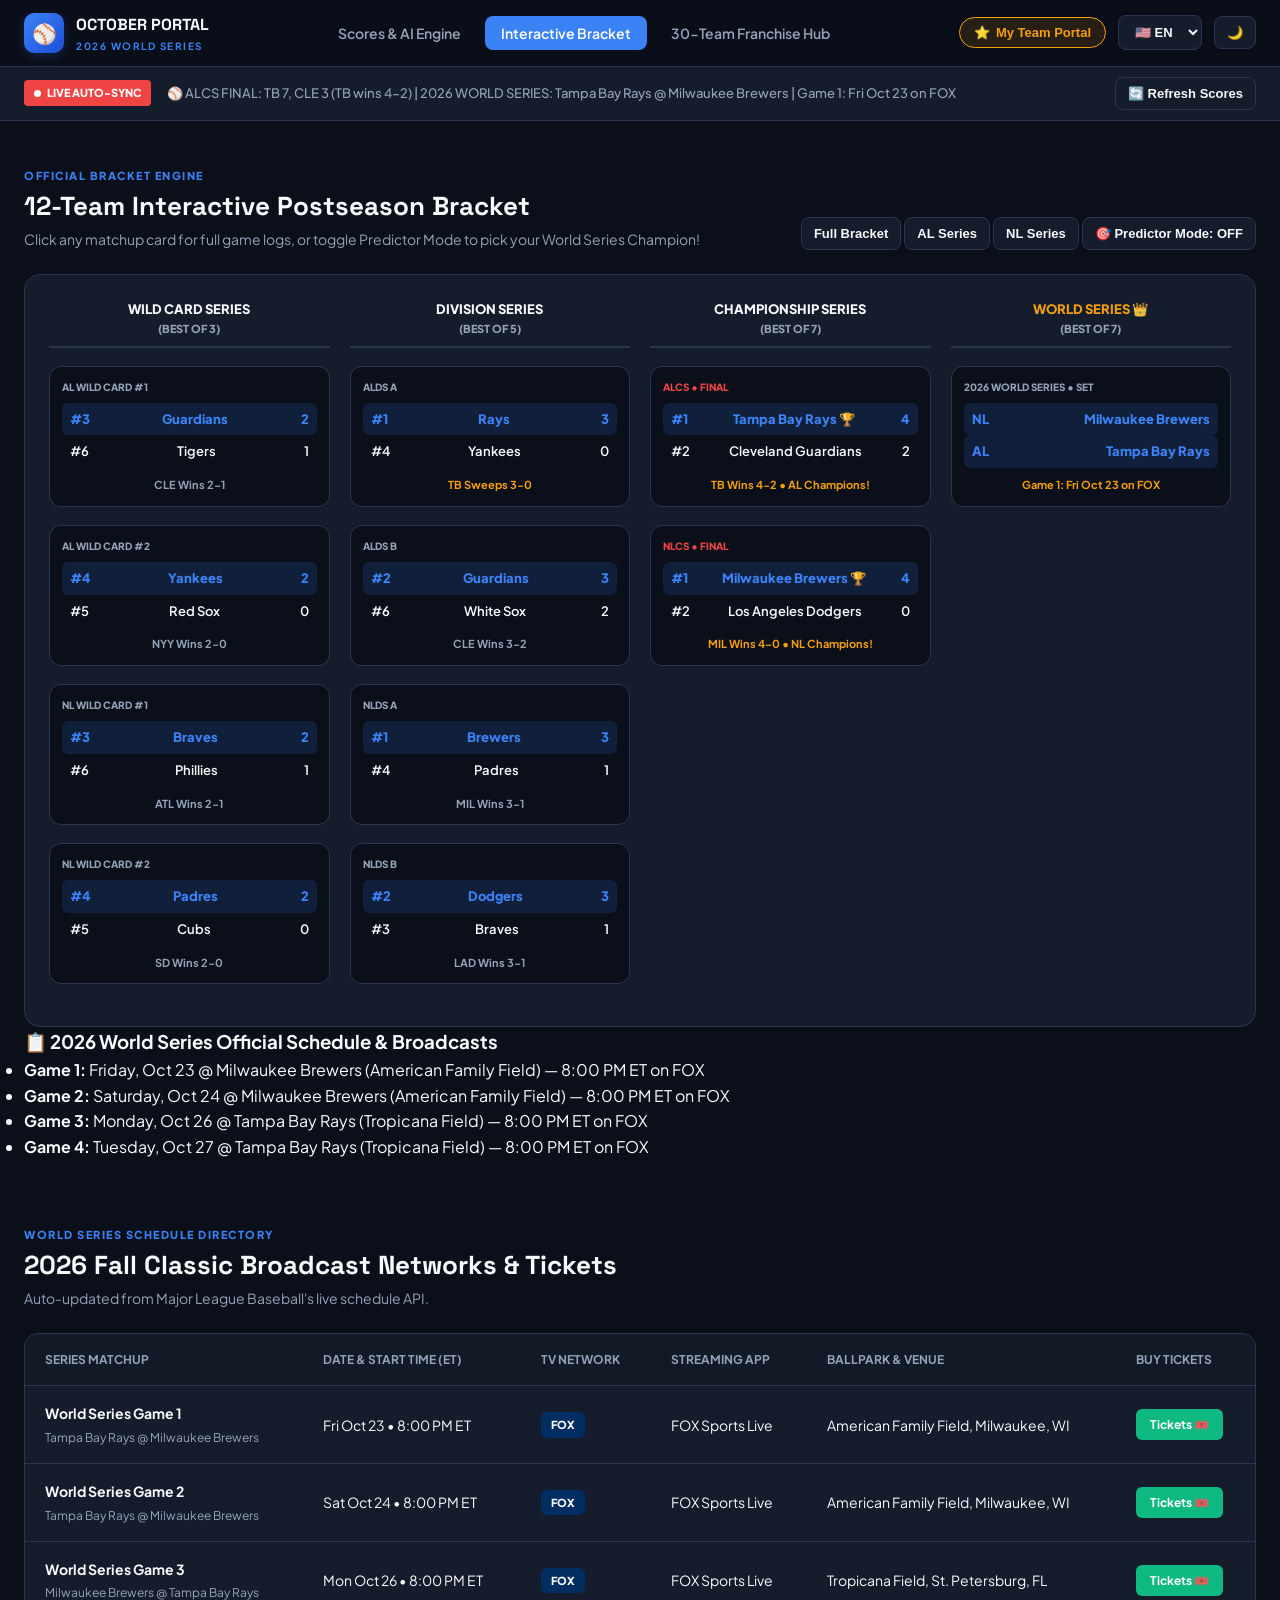
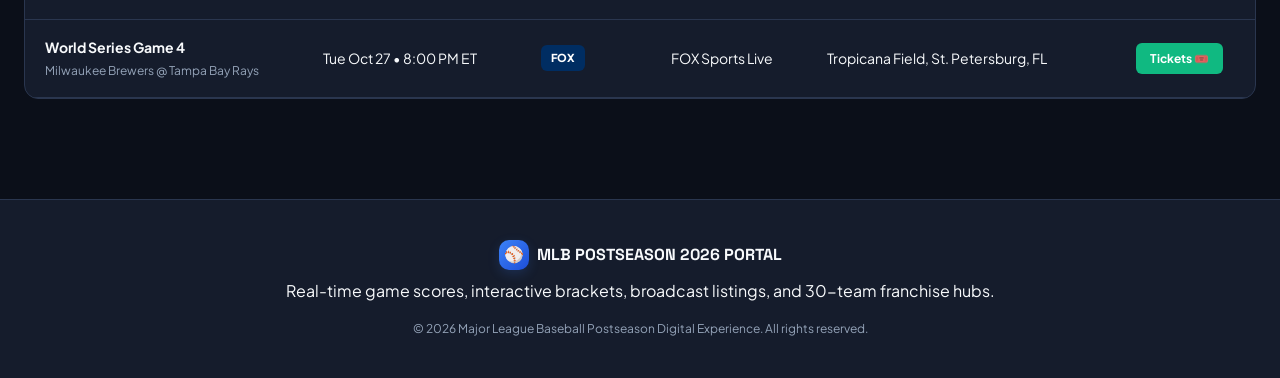
<file: bracket.html>
<!DOCTYPE html>
<html lang="en">
<head>
  <meta charset="UTF-8">
  <meta name="viewport" content="width=device-width, initial-scale=1.0">
  <title>MLB Postseason 2026 | Interactive Bracket & World Series Predictor</title>
  <link rel="stylesheet" href="styles.css">
  <link rel="preconnect" href="https://fonts.googleapis.com">
  <link rel="preconnect" href="https://fonts.gstatic.com" crossorigin>
  <link href="https://fonts.googleapis.com/css2?family=Plus+Jakarta+Sans:wght@400;500;600;700;800&family=Space+Grotesk:wght@700;800&display=swap" rel="stylesheet">
</head>
<body class="dark-mode">

  <header class="top-header">
    <nav class="navbar">
      <a href="index.html" class="brand-logo">
        <div class="logo-icon-bg">⚾</div>
        <div class="logo-text">
          <span class="logo-title">OCTOBER PORTAL</span>
          <span class="logo-sub">2026 WORLD SERIES</span>
        </div>
      </a>

      <ul class="nav-directory">
        <li><a href="index.html" class="nav-link" id="nav-home">Scores & AI Engine</a></li>
        <li><a href="bracket.html" class="nav-link active" id="nav-bracket">Interactive Bracket</a></li>
        <li><a href="teams.html" class="nav-link" id="nav-teams">30-Team Franchise Hub</a></li>
      </ul>

      <div class="header-controls">
        <button onclick="openFavoriteTeamPortal()" class="fav-quick-pill" id="fav-quick-btn">
          <span class="star-icon">⭐</span> <span id="fav-quick-label">My Team Portal</span>
        </button>
        <div class="select-wrapper">
          <select id="lang-select" class="custom-select" onchange="changeLanguage(this.value)">
            <option value="en">🇺🇸 EN</option>
            <option value="es">🇲🇽 ES</option>
            <option value="zh">🇨🇳 ZH</option>
          </select>
        </div>
        <button id="theme-toggle" class="icon-toggle-btn" onclick="toggleTheme()" aria-label="Toggle Theme">
          <span id="theme-icon">🌙</span>
        </button>
      </div>
    </nav>
  </header>

  <div class="ticker-bar">
    <div class="ticker-badge"><span class="pulse-dot"></span> LIVE AUTO-SYNC</div>
    <div class="ticker-content" id="ticker-content">
      <span>⚾ ALCS FINAL: Tampa Bay Rays win 4-2 vs Guardians! World Series Game 1: Fri Oct 23 on FOX</span>
    </div>
    <button onclick="fetchLiveMLBData()" class="sync-refresh-btn">🔄 Refresh Scores</button>
  </div>

  <main class="main-layout">

    <section id="full-bracket" class="content-section">
      <div class="section-heading">
        <div>
          <span class="heading-kicker">OFFICIAL BRACKET ENGINE</span>
          <h2 id="heading-bracket">12-Team Interactive Postseason Bracket</h2>
          <p class="section-subtitle" id="sub-bracket">Click any matchup card for full game logs, or toggle Predictor Mode to pick your World Series Champion!</p>
        </div>
        <div class="bracket-filter-btns">
          <button class="filter-tab active" onclick="filterBracket('all', event)">Full Bracket</button>
          <button class="filter-tab" onclick="filterBracket('al', event)">AL Series</button>
          <button class="filter-tab" onclick="filterBracket('nl', event)">NL Series</button>
          <button class="filter-tab predictor-tab" id="predictor-toggle-btn" onclick="togglePredictorMode()">🎯 Predictor Mode: OFF</button>
        </div>
      </div>

      <div id="predictor-status-banner" class="predictor-status-bar" style="display: none;">
        <span>🎯 <strong>PREDICTOR MODE ACTIVE:</strong> Click either the Rays or Brewers in the World Series card to declare your 2026 Champion!</span>
        <button onclick="resetPredictorPicks()" class="btn-reset-picks">Reset Picks 🔄</button>
      </div>

      <div class="bracket-wrapper">
        <div class="bracket-tree" id="bracket-tree">
          
          <!-- Wild Card Series -->
          <div class="bracket-column">
            <h3 class="round-header">Wild Card Series <span class="sub-head">(Best of 3)</span></h3>
            
            <div class="matchup-node" id="node-AL_WC1" onclick="handleNodeClick('AL_WC1', 'Guardians', event)">
              <div class="node-label">AL WILD CARD #1</div>
              <div class="node-team winner" onclick="pickTeamInNode('AL_WC1', 'Guardians', event)"><span class="seed">#3</span> <span class="team-name">Guardians</span> <span class="node-score">2</span></div>
              <div class="node-team" onclick="pickTeamInNode('AL_WC1', 'Tigers', event)"><span class="seed">#6</span> <span class="team-name">Tigers</span> <span class="node-score">1</span></div>
              <div class="node-status">CLE Wins 2-1</div>
            </div>

            <div class="matchup-node" id="node-AL_WC2" onclick="handleNodeClick('AL_WC2', 'Yankees', event)">
              <div class="node-label">AL WILD CARD #2</div>
              <div class="node-team winner" onclick="pickTeamInNode('AL_WC2', 'Yankees', event)"><span class="seed">#4</span> <span class="team-name">Yankees</span> <span class="node-score">2</span></div>
              <div class="node-team" onclick="pickTeamInNode('AL_WC2', 'Red Sox', event)"><span class="seed">#5</span> <span class="team-name">Red Sox</span> <span class="node-score">0</span></div>
              <div class="node-status">NYY Wins 2-0</div>
            </div>

            <div class="matchup-node" id="node-NL_WC1" onclick="handleNodeClick('NL_WC1', 'Braves', event)">
              <div class="node-label">NL WILD CARD #1</div>
              <div class="node-team winner" onclick="pickTeamInNode('NL_WC1', 'Braves', event)"><span class="seed">#3</span> <span class="team-name">Braves</span> <span class="node-score">2</span></div>
              <div class="node-team" onclick="pickTeamInNode('NL_WC1', 'Phillies', event)"><span class="seed">#6</span> <span class="team-name">Phillies</span> <span class="node-score">1</span></div>
              <div class="node-status">ATL Wins 2-1</div>
            </div>

            <div class="matchup-node" id="node-NL_WC2" onclick="handleNodeClick('NL_WC2', 'Padres', event)">
              <div class="node-label">NL WILD CARD #2</div>
              <div class="node-team winner" onclick="pickTeamInNode('NL_WC2', 'Padres', event)"><span class="seed">#4</span> <span class="team-name">Padres</span> <span class="node-score">2</span></div>
              <div class="node-team" onclick="pickTeamInNode('NL_WC2', 'Cubs', event)"><span class="seed">#5</span> <span class="team-name">Cubs</span> <span class="node-score">0</span></div>
              <div class="node-status">SD Wins 2-0</div>
            </div>
          </div>

          <!-- Division Series -->
          <div class="bracket-column">
            <h3 class="round-header">Division Series <span class="sub-head">(Best of 5)</span></h3>

            <div class="matchup-node" id="node-ALDS1" onclick="handleNodeClick('ALDS1', 'Rays', event)">
              <div class="node-label">ALDS A</div>
              <div class="node-team winner" onclick="pickTeamInNode('ALDS1', 'Rays', event)"><span class="seed">#1</span> <span class="team-name">Rays</span> <span class="node-score">3</span></div>
              <div class="node-team" onclick="pickTeamInNode('ALDS1', 'Yankees', event)"><span class="seed">#4</span> <span class="team-name">Yankees</span> <span class="node-score">0</span></div>
              <div class="node-status gold">TB Sweeps 3-0</div>
            </div>

            <div class="matchup-node" id="node-ALDS2" onclick="handleNodeClick('ALDS2', 'Guardians', event)">
              <div class="node-label">ALDS B</div>
              <div class="node-team winner" onclick="pickTeamInNode('ALDS2', 'Guardians', event)"><span class="seed">#2</span> <span class="team-name">Guardians</span> <span class="node-score">3</span></div>
              <div class="node-team" onclick="pickTeamInNode('ALDS2', 'White Sox', event)"><span class="seed">#6</span> <span class="team-name">White Sox</span> <span class="node-score">2</span></div>
              <div class="node-status">CLE Wins 3-2</div>
            </div>

            <div class="matchup-node" id="node-NLDS1" onclick="handleNodeClick('NLDS1', 'Brewers', event)">
              <div class="node-label">NLDS A</div>
              <div class="node-team winner" onclick="pickTeamInNode('NLDS1', 'Brewers', event)"><span class="seed">#1</span> <span class="team-name">Brewers</span> <span class="node-score">3</span></div>
              <div class="node-team" onclick="pickTeamInNode('NLDS1', 'Padres', event)"><span class="seed">#4</span> <span class="team-name">Padres</span> <span class="node-score">1</span></div>
              <div class="node-status">MIL Wins 3-1</div>
            </div>

            <div class="matchup-node" id="node-NLDS2" onclick="handleNodeClick('NLDS2', 'Dodgers', event)">
              <div class="node-label">NLDS B</div>
              <div class="node-team winner" onclick="pickTeamInNode('NLDS2', 'Dodgers', event)"><span class="seed">#2</span> <span class="team-name">Dodgers</span> <span class="node-score">3</span></div>
              <div class="node-team" onclick="pickTeamInNode('NLDS2', 'Braves', event)"><span class="seed">#3</span> <span class="team-name">Braves</span> <span class="node-score">1</span></div>
              <div class="node-status">LAD Wins 3-1</div>
            </div>
          </div>

          <!-- Championship Series -->
          <div class="bracket-column">
            <h3 class="round-header">Championship Series <span class="sub-head">(Best of 7)</span></h3>

            <div class="matchup-node active-series" id="node-ALCS" onclick="handleNodeClick('ALCS', 'Rays', event)">
              <div class="node-label live-label">ALCS • FINAL</div>
              <div class="node-team winner" onclick="pickTeamInNode('ALCS', 'Tampa Bay Rays', event)"><span class="seed">#1</span> <span class="team-name">Tampa Bay Rays 🏆</span> <span class="node-score">4</span></div>
              <div class="node-team" onclick="pickTeamInNode('ALCS', 'Cleveland Guardians', event)"><span class="seed">#2</span> <span class="team-name">Cleveland Guardians</span> <span class="node-score">2</span></div>
              <div class="node-status gold" id="alcs-status-text">TB Wins 4-2 • AL Champions!</div>
            </div>

            <div class="matchup-node active-series" id="node-NLCS" onclick="handleNodeClick('NLCS', 'Brewers', event)">
              <div class="node-label live-label">NLCS • FINAL</div>
              <div class="node-team winner" onclick="pickTeamInNode('NLCS', 'Milwaukee Brewers', event)"><span class="seed">#1</span> <span class="team-name">Milwaukee Brewers 🏆</span> <span class="node-score">4</span></div>
              <div class="node-team" onclick="pickTeamInNode('NLCS', 'Los Angeles Dodgers', event)"><span class="seed">#2</span> <span class="team-name">Los Angeles Dodgers</span> <span class="node-score">0</span></div>
              <div class="node-status gold" id="nlcs-status-text">MIL Wins 4-0 • NL Champions!</div>
            </div>
          </div>

          <!-- World Series -->
          <div class="bracket-column">
            <h3 class="round-header gold-header">World Series 👑 <span class="sub-head">(Best of 7)</span></h3>

            <div class="matchup-node ws-card active-series" id="node-WS" onclick="handleNodeClick('WS', 'World Series', event)">
              <div class="node-label ws-label">2026 WORLD SERIES • SET</div>
              <div class="node-team winner" onclick="pickTeamInNode('WS', 'Milwaukee Brewers', event)"><span class="seed">NL</span> <span class="team-name">Milwaukee Brewers</span></div>
              <div class="node-team winner" onclick="pickTeamInNode('WS', 'Tampa Bay Rays', event)"><span class="seed">AL</span> <span class="team-name" id="pred-al-champ">Tampa Bay Rays</span></div>
              <div class="node-status gold" id="ws-node-status">Game 1: Fri Oct 23 on FOX</div>
            </div>

            <div id="champ-crown-box" class="champ-crown-box" style="display:none;">
              <span class="crown-icon">👑</span>
              <span class="champ-title">YOUR PREDICTED CHAMPION:</span>
              <strong id="champ-team-name" class="champ-name">Milwaukee Brewers</strong>
            </div>
          </div>

        </div>
      </div>

      <div class="info-card-box">
        <h3>📋 2026 World Series Official Schedule & Broadcasts</h3>
        <ul class="styled-info-list">
          <li><strong>Game 1:</strong> Friday, Oct 23 @ Milwaukee Brewers (American Family Field) — 8:00 PM ET on FOX</li>
          <li><strong>Game 2:</strong> Saturday, Oct 24 @ Milwaukee Brewers (American Family Field) — 8:00 PM ET on FOX</li>
          <li><strong>Game 3:</strong> Monday, Oct 26 @ Tampa Bay Rays (Tropicana Field) — 8:00 PM ET on FOX</li>
          <li><strong>Game 4:</strong> Tuesday, Oct 27 @ Tampa Bay Rays (Tropicana Field) — 8:00 PM ET on FOX</li>
        </ul>
      </div>
    </section>

    <!-- Broadcast Schedule -->
    <section id="broadcast-schedule" class="content-section">
      <div class="section-heading">
        <div>
          <span class="heading-kicker">WORLD SERIES SCHEDULE DIRECTORY</span>
          <h2 id="heading-schedule">2026 Fall Classic Broadcast Networks & Tickets</h2>
          <p class="section-subtitle" id="sub-schedule">Auto-updated from Major League Baseball's live schedule API.</p>
        </div>
      </div>

      <div class="table-card-wrapper">
        <table class="schedule-table">
          <thead>
            <tr>
              <th>Series Matchup</th>
              <th>Date & Start Time (ET)</th>
              <th>TV Network</th>
              <th>Streaming App</th>
              <th>Ballpark & Venue</th>
              <th>Buy Tickets</th>
            </tr>
          </thead>
          <tbody id="schedule-body">
            <!-- Populated dynamically via script.js -->
          </tbody>
        </table>
      </div>
    </section>

  </main>

  <div id="matchup-modal" class="modal-backdrop" onclick="closeMatchupModal(event)">
    <div class="modal-card">
      <button class="modal-close-btn" onclick="closeMatchupModalDirect()">&times;</button>
      <div id="modal-content"></div>
    </div>
  </div>

  <footer>
    <div class="footer-container">
      <div class="footer-brand">
        <span class="logo-icon-bg sm">⚾</span>
        <span>MLB POSTSEASON 2026 PORTAL</span>
      </div>
      <p>Real-time game scores, interactive brackets, broadcast listings, and 30-team franchise hubs.</p>
      <div class="footer-copy">&copy; 2026 Major League Baseball Postseason Digital Experience. All rights reserved.</div>
    </div>
  </footer>

  <script src="script.js"></script>
</body>
</html>
</file>
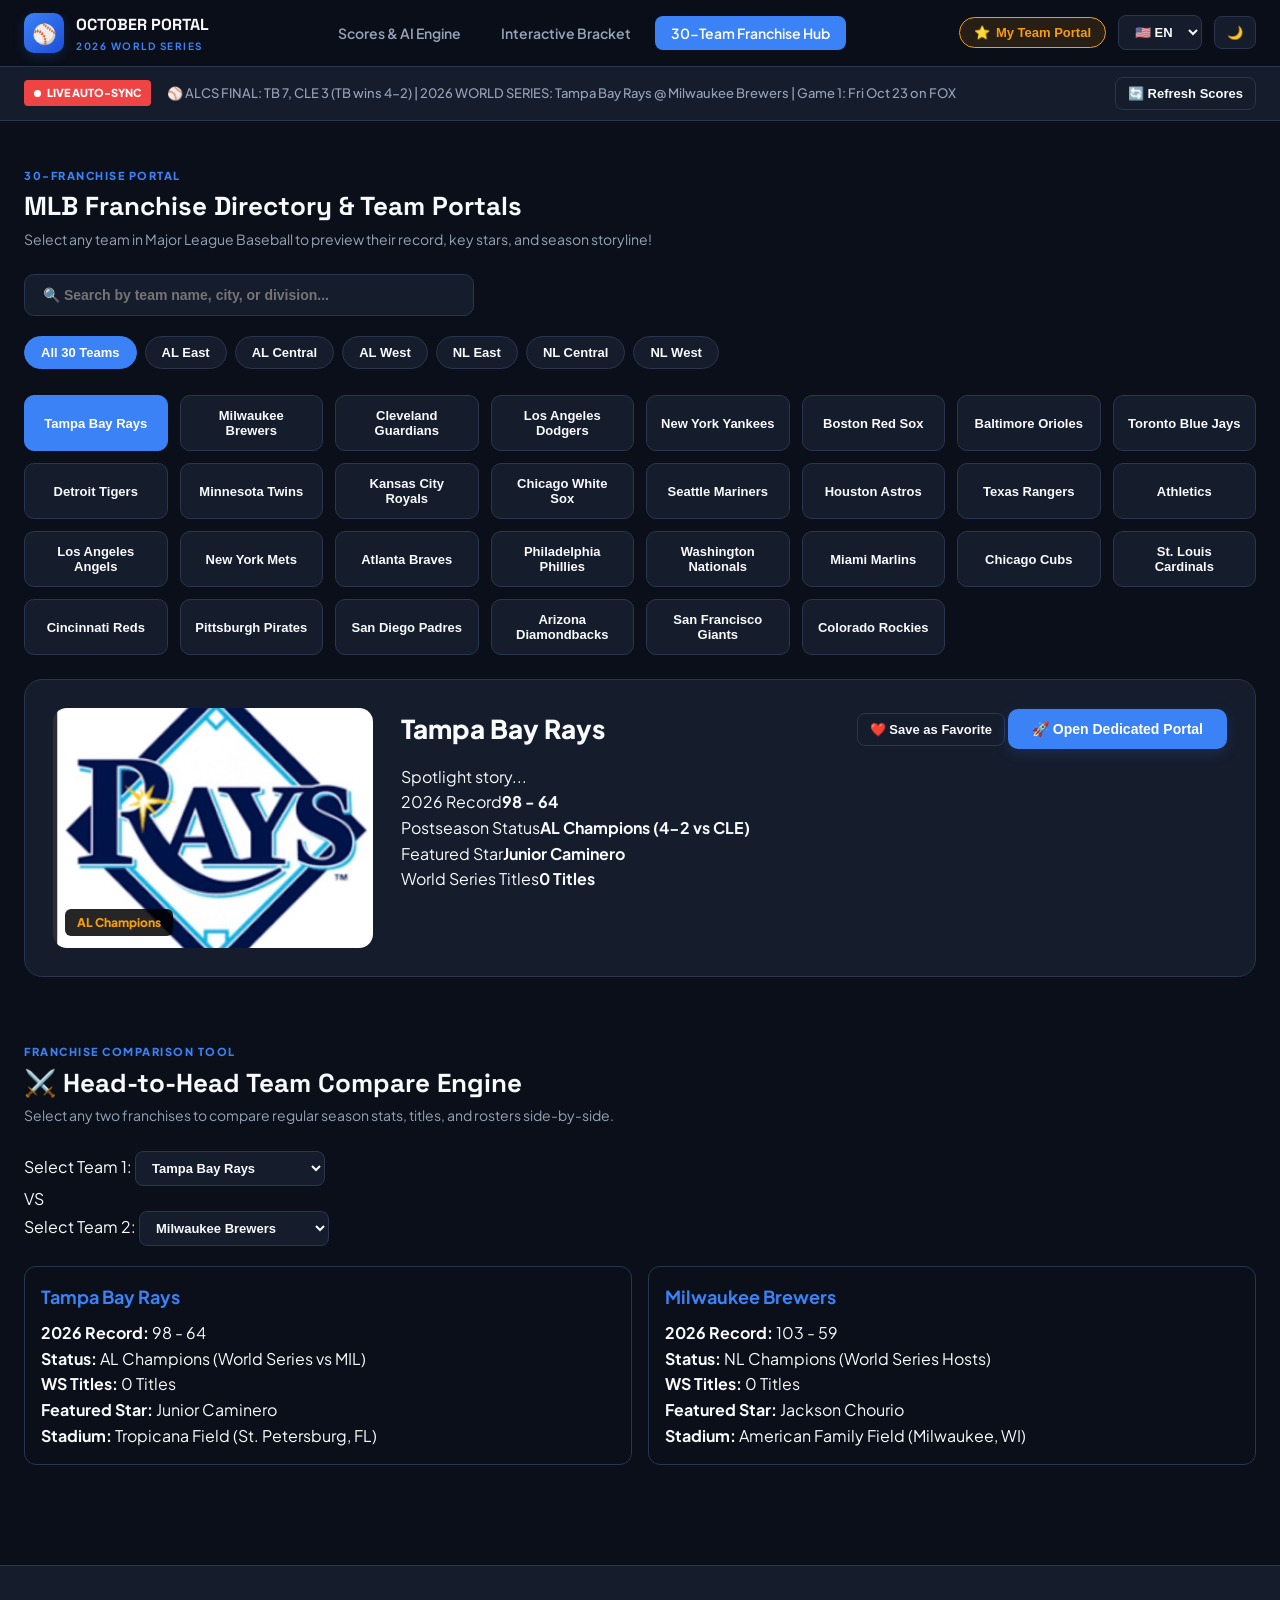
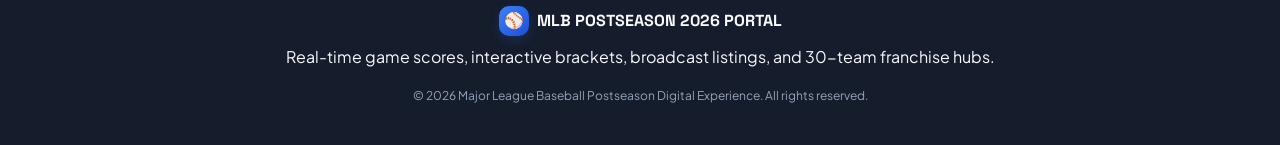
<file: teams.html>
<!DOCTYPE html>
<html lang="en">
<head>
  <meta charset="UTF-8">
  <meta name="viewport" content="width=device-width, initial-scale=1.0">
  <title>MLB Postseason 2026 | 30-Team Franchise Hub & Compare Tool</title>
  <link rel="stylesheet" href="styles.css">
  <link rel="preconnect" href="https://fonts.googleapis.com">
  <link rel="preconnect" href="https://fonts.gstatic.com" crossorigin>
  <link href="https://fonts.googleapis.com/css2?family=Plus+Jakarta+Sans:wght@400;500;600;700;800&family=Space+Grotesk:wght@700;800&display=swap" rel="stylesheet">
</head>
<body class="dark-mode">

  <header class="top-header">
    <nav class="navbar">
      <a href="index.html" class="brand-logo">
        <div class="logo-icon-bg">⚾</div>
        <div class="logo-text">
          <span class="logo-title">OCTOBER PORTAL</span>
          <span class="logo-sub">2026 WORLD SERIES</span>
        </div>
      </a>

      <ul class="nav-directory" id="main-nav-links">
        <li><a href="index.html" class="nav-link" id="nav-home">Scores & AI Engine</a></li>
        <li><a href="bracket.html" class="nav-link" id="nav-bracket">Interactive Bracket</a></li>
        <li><a href="teams.html" class="nav-link active" id="nav-teams">30-Team Franchise Hub</a></li>
      </ul>

      <div class="header-controls">
        <button onclick="openFavoriteTeamPortal()" class="fav-quick-pill" id="fav-quick-btn">
          <span class="star-icon">⭐</span> <span id="fav-quick-label">My Team Portal</span>
        </button>
        <div class="select-wrapper">
          <select id="lang-select" class="custom-select" onchange="changeLanguage(this.value)">
            <option value="en">🇺🇸 EN</option>
            <option value="es">🇲🇽 ES</option>
            <option value="zh">🇨🇳 ZH</option>
          </select>
        </div>
        <button id="theme-toggle" class="icon-toggle-btn" onclick="toggleTheme()" aria-label="Toggle Theme">
          <span id="theme-icon">🌙</span>
        </button>
      </div>
    </nav>
  </header>

  <div class="ticker-bar">
    <div class="ticker-badge"><span class="pulse-dot"></span> LIVE AUTO-SYNC</div>
    <div class="ticker-content" id="ticker-content">
      <span>⚾ ALCS Champions: Tampa Bay Rays! World Series Game 1: Fri Oct 23 @ Milwaukee Brewers</span>
    </div>
    <button onclick="fetchLiveMLBData()" class="sync-refresh-btn">🔄 Refresh Scores</button>
  </div>

  <div id="main-teams-hub">
    <main class="main-layout">
      
      <section id="team-spotlight" class="content-section">
        <div class="section-heading">
          <div>
            <span class="heading-kicker">30-FRANCHISE PORTAL</span>
            <h2 id="heading-teams">MLB Franchise Directory & Team Portals</h2>
            <p class="section-subtitle" id="sub-teams">Select any team in Major League Baseball to preview their record, key stars, and season storyline!</p>
          </div>
        </div>

        <div class="search-box-wrapper" style="margin-bottom: 20px;">
          <input type="text" id="team-search-input" placeholder="🔍 Search by team name, city, or division..." onkeyup="searchTeams(this.value)" class="search-input-field">
        </div>

        <div class="division-tab-bar">
          <button class="div-tab-btn active" onclick="filterTeamsByDivision('ALL', event)">All 30 Teams</button>
          <button class="div-tab-btn" onclick="filterTeamsByDivision('AL_EAST', event)">AL East</button>
          <button class="div-tab-btn" onclick="filterTeamsByDivision('AL_CENTRAL', event)">AL Central</button>
          <button class="div-tab-btn" onclick="filterTeamsByDivision('AL_WEST', event)">AL West</button>
          <button class="div-tab-btn" onclick="filterTeamsByDivision('NL_EAST', event)">NL East</button>
          <button class="div-tab-btn" onclick="filterTeamsByDivision('NL_CENTRAL', event)">NL Central</button>
          <button class="div-tab-btn" onclick="filterTeamsByDivision('NL_WEST', event)">NL West</button>
        </div>

        <div class="team-grid-picker" id="team-picker-grid"></div>

        <div class="spotlight-card" id="team-spotlight-card">
          <div class="spotlight-media">
            <img id="spotlight-img" src="rays.jpg" alt="Team Spotlight" class="spotlight-img-obj" onerror="handleImageError(this, 'LIGHTS');">
            <div class="spotlight-media-badge" id="spotlight-badge">AL Champions</div>
          </div>
          <div class="spotlight-body">
            <div class="spotlight-header">
              <h3 id="spotlight-title">Tampa Bay Rays</h3>
              <div class="spotlight-action-row">
                <button onclick="setFavoriteTeam()" class="btn-fav-heart" id="fav-btn">❤️ Save as Favorite</button>
                <button onclick="launchDedicatedPortal()" class="btn btn-primary btn-sm">🚀 Open Dedicated Portal</button>
              </div>
            </div>
            <p class="spotlight-description" id="spotlight-desc">
              Spotlight story...
            </p>
            <div class="spotlight-stats-grid">
              <div class="stat-pill-box"><span class="stat-lbl">2026 Record</span><strong class="stat-val" id="spotlight-rec">98 - 64</strong></div>
              <div class="stat-pill-box"><span class="stat-lbl">Postseason Status</span><strong class="stat-val" id="spotlight-pos">AL Champions (4-2 vs CLE)</strong></div>
              <div class="stat-pill-box"><span class="stat-lbl">Featured Star</span><strong class="stat-val" id="spotlight-star">Junior Caminero</strong></div>
              <div class="stat-pill-box"><span class="stat-lbl">World Series Titles</span><strong class="stat-val" id="spotlight-ws">0 Titles</strong></div>
            </div>
          </div>
        </div>
      </section>

      <!-- Head-to-Head Compare Engine -->
      <section id="compare-section" class="content-section">
        <div class="section-heading">
          <div>
            <span class="heading-kicker">FRANCHISE COMPARISON TOOL</span>
            <h2>⚔️ Head-to-Head Team Compare Engine</h2>
            <p class="section-subtitle">Select any two franchises to compare regular season stats, titles, and rosters side-by-side.</p>
          </div>
        </div>

        <div class="card-box">
          <div class="compare-selectors">
            <div class="select-wrapper">
              <label>Select Team 1:</label>
              <select id="compare-select-1" class="custom-select" onchange="runTeamComparison()"></select>
            </div>
            <div class="vs-badge-circle">VS</div>
            <div class="select-wrapper">
              <label>Select Team 2:</label>
              <select id="compare-select-2" class="custom-select" onchange="runTeamComparison()"></select>
            </div>
          </div>

          <div id="compare-result-box" style="margin-top:20px;"></div>
        </div>
      </section>

    </main>
  </div>

  <!-- Dedicated Team Portal View -->
  <div id="dedicated-team-portal" style="display: none;">
    <div class="portal-header-banner" id="portal-banner">
      <div class="portal-container">
        <button onclick="showTeamsHub()" class="back-link-btn">← Back to 30-Team Directory</button>
        <div class="portal-identity-row">
          <div class="portal-logo-circle">⚾</div>
          <div class="portal-titles">
            <div class="portal-badge-group">
              <span class="pill-badge gold" id="portal-badge">#1 Seed</span>
              <span class="pill-badge outline" id="portal-div-name">AL East</span>
            </div>
            <h1 id="portal-team-name">Tampa Bay Rays</h1>
            <p id="portal-tagline" class="portal-sub">Official 2026 World Series Hub</p>
          </div>
        </div>
        <div class="portal-actions">
          <button onclick="setFavoriteTeam()" class="btn btn-secondary" id="portal-fav-btn">❤️ Set as Favorite Team</button>
          <a id="portal-official-btn" href="#" target="_blank" class="btn btn-primary">Official MLB Site ↗</a>
        </div>
      </div>
    </div>

    <div class="main-layout">
      <div class="portal-subnav-tabs">
        <button class="portal-tab-btn active" onclick="switchPortalTab('overview', event)">📊 Overview & Storyline</button>
        <button class="portal-tab-btn" onclick="switchPortalTab('schedule', event)">📅 Schedule & Game Logs</button>
        <button class="portal-tab-btn" onclick="switchPortalTab('roster', event)">⭐ Key Stars & Roster</button>
        <button class="portal-tab-btn" onclick="switchPortalTab('news', event)">📰 Team Coverage</button>
      </div>

      <div id="ptab-overview" class="portal-tab-content active">
        <div class="portal-grid-2col">
          <div class="card-box">
            <h3>📖 2026 Season Storyline</h3>
            <p id="portal-full-desc" class="body-p">Team storyline details...</p>

            <div class="spotlight-stats-grid" style="margin-top:20px;">
              <div class="stat-pill-box"><span class="stat-lbl">2026 Record</span><strong class="stat-val" id="ptab-rec">98 - 64</strong></div>
              <div class="stat-pill-box"><span class="stat-lbl">Featured Star</span><strong class="stat-val" id="ptab-star">Junior Caminero</strong></div>
              <div class="stat-pill-box"><span class="stat-lbl">Postseason Status</span><strong class="stat-val" id="ptab-status">AL Champions</strong></div>
              <div class="stat-pill-box"><span class="stat-lbl">World Series Titles</span><strong class="stat-val" id="ptab-ws-titles">0 Titles</strong></div>
            </div>
          </div>

          <div class="card-box">
            <h3>🏆 Franchise Achievements</h3>
            <ul class="honors-data-list">
              <li><span>World Series Titles:</span> <strong id="ptab-ws-titles-side">0</strong></li>
              <li><span>League Pennants:</span> <strong id="ptab-pennants">3 (2008, 2020, 2026)</strong></li>
              <li><span>Division Titles:</span> <strong id="ptab-div-titles">5</strong></li>
              <li><span>Home Ballpark:</span> <strong id="ptab-stadium">Tropicana Field</strong></li>
            </ul>
          </div>
        </div>
      </div>

      <div id="ptab-schedule" class="portal-tab-content">
        <div class="card-box">
          <h3>⚾ 2026 Postseason & Game Log</h3>
          <div class="table-card-wrapper" style="margin-top:15px;">
            <table class="schedule-table">
              <thead>
                <tr>
                  <th>Game</th>
                  <th>Opponent</th>
                  <th>Result</th>
                  <th>Score</th>
                  <th>Broadcast / Tickets</th>
                </tr>
              </thead>
              <tbody id="portal-gamelog-body"></tbody>
            </table>
          </div>
        </div>
      </div>

      <div id="ptab-roster" class="portal-tab-content">
        <div class="card-box">
          <h3>⭐ Key Players & Roster Anchors</h3>
          <div class="roster-card-grid" id="portal-roster-grid"></div>
        </div>
      </div>

      <div id="ptab-news" class="portal-tab-content">
        <div class="news-masonry" id="portal-news-grid"></div>
      </div>

    </div>
  </div>

  <footer>
    <div class="footer-container">
      <div class="footer-brand">
        <span class="logo-icon-bg sm">⚾</span>
        <span>MLB POSTSEASON 2026 PORTAL</span>
      </div>
      <p>Real-time game scores, interactive brackets, broadcast listings, and 30-team franchise hubs.</p>
      <div class="footer-copy">&copy; 2026 Major League Baseball Postseason Digital Experience. All rights reserved.</div>
    </div>
  </footer>

  <script src="script.js"></script>
</body>
</html>
</file>
<file: styles.css>
:root {
  --bg-dark: #0b0f19;
  --bg-surface: #151c2c;
  --bg-surface-hover: #1e293b;
  --border-color: #2a364f;
  --text-main: #f8fafc;
  --text-muted: #94a3b8;
  
  --primary-blue: #3b82f6;
  --primary-blue-hover: #2563eb;
  --accent-gold: #f59e0b;
  --accent-green: #10b981;
  --accent-red: #ef4444;
  
  --header-bg: rgba(11, 15, 25, 0.92);
  --shadow-glow: rgba(59, 130, 246, 0.18);

  --team-theme-primary: #092c5c;
  --team-theme-accent: #00a3e0;
}

body.light-mode {
  --bg-dark: #f8fafc;
  --bg-surface: #ffffff;
  --bg-surface-hover: #f1f5f9;
  --border-color: #cbd5e1;
  --text-main: #0f172a;
  --text-muted: #64748b;
  --primary-blue: #2563eb;
  --primary-blue-hover: #1d4ed8;
  --accent-gold: #d97706;
  --accent-green: #059669;
  --accent-red: #dc2626;
  --header-bg: rgba(255, 255, 255, 0.94);
  --shadow-glow: rgba(0, 0, 0, 0.06);
}

* { box-sizing: border-box; margin: 0; padding: 0; }
html { scroll-behavior: smooth; font-family: 'Plus Jakarta Sans', sans-serif; }
body { background-color: var(--bg-dark); color: var(--text-main); line-height: 1.6; transition: background-color 0.3s, color 0.3s; }
a, a:visited, a:hover, a:active { color: inherit; text-decoration: none; }

.top-header { position: sticky; top: 0; z-index: 1000; background-color: var(--header-bg); backdrop-filter: blur(14px); border-bottom: 1px solid var(--border-color); }
.navbar { max-width: 1280px; margin: 0 auto; padding: 12px 24px; display: flex; justify-content: space-between; align-items: center; gap: 20px; }
.brand-logo { display: flex; align-items: center; gap: 12px; }
.logo-icon-bg { width: 40px; height: 40px; background: linear-gradient(135deg, var(--primary-blue), #1d4ed8); border-radius: 10px; display: flex; justify-content: center; align-items: center; font-size: 20px; box-shadow: 0 4px 12px var(--shadow-glow); }
.logo-icon-bg.sm { width: 30px; height: 30px; font-size: 16px; }
.logo-text { display: flex; flex-direction: column; }
.logo-title { font-family: 'Space Grotesk', sans-serif; font-size: 16px; font-weight: 800; }
.logo-sub { font-size: 10px; font-weight: 700; color: var(--primary-blue); letter-spacing: 1.5px; }
.nav-directory { display: flex; list-style: none; gap: 8px; }
.nav-link { padding: 8px 16px; border-radius: 8px; font-size: 14px; font-weight: 600; color: var(--text-muted); transition: all 0.2s; }
.nav-link:hover { color: var(--text-main); background-color: var(--bg-surface-hover); }
.nav-link.active { background-color: var(--primary-blue); color: #ffffff; }
.header-controls { display: flex; align-items: center; gap: 12px; }
.fav-quick-pill { background-color: rgba(245, 158, 11, 0.12); color: var(--accent-gold); border: 1px solid var(--accent-gold); padding: 7px 14px; border-radius: 20px; font-size: 13px; font-weight: 700; cursor: pointer; display: flex; align-items: center; gap: 6px; }

.custom-select, select, button { background-color: var(--bg-surface); color: var(--text-main); border: 1px solid var(--border-color); padding: 8px 12px; border-radius: 8px; font-size: 13px; font-weight: 600; cursor: pointer; outline: none; }
button:hover, select:hover { border-color: var(--primary-blue); }

.ticker-bar { background-color: var(--bg-surface); border-bottom: 1px solid var(--border-color); padding: 10px 24px; display: flex; align-items: center; gap: 16px; font-size: 13px; }
.ticker-badge { background-color: var(--accent-red); color: #ffffff; font-weight: 800; font-size: 11px; padding: 4px 10px; border-radius: 4px; display: flex; align-items: center; gap: 6px; }
.pulse-dot { width: 7px; height: 7px; background-color: #ffffff; border-radius: 50%; animation: pulse-animation 1.5s infinite; }
.pulse-dot.green { background-color: var(--accent-green); }
@keyframes pulse-animation { 0% { opacity: 1; transform: scale(0.9); } 50% { opacity: 0.4; transform: scale(1.1); } 100% { opacity: 1; transform: scale(0.9); } }
.ticker-content { flex: 1; overflow: hidden; white-space: nowrap; color: var(--text-muted); font-weight: 500; }

.hero-section { position: relative; background: linear-gradient(135deg, #0f172a 0%, #1e3a8a 50%, #2563eb 100%); padding: 70px 24px; text-align: center; color: #ffffff; }
.hero-container { max-width: 820px; margin: 0 auto; }
.hero-tag-pill { display: inline-flex; align-items: center; gap: 10px; background-color: rgba(0, 0, 0, 0.45); border: 1px solid var(--accent-gold); color: #ffffff; font-size: 13px; font-weight: 700; padding: 8px 20px; border-radius: 30px; margin-bottom: 20px; }
.hero-tag-pill strong { color: var(--accent-gold); font-family: 'Space Grotesk', monospace; font-size: 15px; }
.hero-title { font-family: 'Space Grotesk', sans-serif; font-size: 42px; font-weight: 800; margin-bottom: 16px; }
.hero-description { font-size: 17px; opacity: 0.9; margin-bottom: 28px; }
.hero-btn-group { display: flex; justify-content: center; gap: 16px; flex-wrap: wrap; }

.btn { display: inline-flex; align-items: center; justify-content: center; padding: 12px 24px; border-radius: 10px; font-size: 14px; font-weight: 700; cursor: pointer; border: none; transition: transform 0.2s; }
.btn:hover { transform: translateY(-2px); }
.btn-primary { background-color: var(--primary-blue); color: #ffffff; box-shadow: 0 4px 14px var(--shadow-glow); }
.btn-secondary { background-color: rgba(255, 255, 255, 0.12); color: #ffffff; border: 1px solid rgba(255, 255, 255, 0.3); }

.ai-overview-grid { display: grid; grid-template-columns: 1.6fr 1fr; gap: 20px; }
@media (max-width: 850px) { .ai-overview-grid { grid-template-columns: 1fr; } }
.ai-card { background-color: var(--bg-surface); border: 1px solid var(--border-color); border-radius: 16px; padding: 24px; }
.ai-badge { background-color: var(--accent-gold); color: #000; font-size: 10px; font-weight: 900; padding: 3px 8px; border-radius: 4px; display: inline-block; margin-bottom: 6px; }
.ai-card-header h3 { font-family: 'Space Grotesk', sans-serif; font-size: 22px; font-weight: 800; }
.ai-summary-p { font-size: 14px; color: var(--text-muted); margin-bottom: 20px; }

.probability-bar-group { display: flex; flex-direction: column; gap: 10px; margin-bottom: 20px; }
.prob-label-row { display: flex; justify-content: space-between; font-size: 13px; font-weight: 700; }
.prob-track { width: 100%; height: 8px; background-color: var(--bg-dark); border-radius: 4px; overflow: hidden; }
.prob-fill { height: 100%; border-radius: 4px; transition: width 0.8s; }

.ai-metrics-row { display: grid; grid-template-columns: repeat(auto-fit, minmax(140px, 1fr)); gap: 12px; border-top: 1px solid var(--border-color); padding-top: 16px; }
.metric-mini-card { background-color: var(--bg-dark); border: 1px solid var(--border-color); padding: 10px 12px; border-radius: 10px; }
.m-lbl { display: block; font-size: 10px; font-weight: 700; color: var(--text-muted); text-transform: uppercase; }
.m-val { display: block; font-size: 15px; font-weight: 800; margin: 2px 0; }
.m-val.green { color: var(--accent-green); }
.m-val.blue { color: var(--primary-blue); }
.m-val.gold { color: var(--accent-gold); }

.ai-matchup-item { background-color: var(--bg-dark); border: 1px solid var(--border-color); padding: 14px; border-radius: 12px; margin-bottom: 14px; }
.ai-match-header { display: flex; justify-content: space-between; align-items: center; margin-bottom: 6px; flex-wrap: wrap; }
.ai-match-title { font-size: 13px; font-weight: 800; color: var(--primary-blue); }
.ai-match-pill { font-size: 10px; font-weight: 800; background-color: rgba(245, 158, 11, 0.15); color: var(--accent-gold); padding: 2px 8px; border-radius: 4px; }
.ai-match-pill.final { background-color: rgba(16, 185, 129, 0.15); color: var(--accent-green); }
.ai-match-detail { font-size: 12px; color: var(--text-muted); margin-bottom: 8px; }
.matchup-stat-bar { display: flex; justify-content: space-between; font-size: 11px; font-weight: 800; background-color: var(--bg-surface); padding: 6px 10px; border-radius: 6px; }

.main-layout { max-width: 1280px; margin: 0 auto; padding: 40px 24px; }
.content-section { margin-bottom: 60px; }
.section-heading { display: flex; justify-content: space-between; align-items: flex-end; margin-bottom: 24px; flex-wrap: wrap; gap: 16px; }
.heading-kicker { font-size: 11px; font-weight: 800; color: var(--primary-blue); letter-spacing: 1.5px; }
.section-heading h2 { font-family: 'Space Grotesk', sans-serif; font-size: 26px; font-weight: 800; }
.section-subtitle { color: var(--text-muted); font-size: 14px; }

.scoreboard-grid { display: grid; grid-template-columns: repeat(auto-fit, minmax(280px, 1fr)); gap: 18px; }
.score-card { background-color: var(--bg-surface); border: 1px solid var(--border-color); border-radius: 14px; padding: 18px; transition: transform 0.2s, border-color 0.2s; }
.score-card:hover { transform: translateY(-3px); border-color: var(--primary-blue); }
.card-top { display: flex; justify-content: space-between; font-size: 11px; font-weight: 800; color: var(--text-muted); margin-bottom: 12px; }
.status-badge { color: var(--accent-red); }
.status-badge.final { color: var(--text-muted); }
.team-score-row { display: flex; justify-content: space-between; align-items: center; padding: 8px 0; font-size: 15px; font-weight: 700; }
.team-score-row.winner { color: var(--primary-blue); }

.bracket-wrapper { background-color: var(--bg-surface); border: 1px solid var(--border-color); border-radius: 16px; padding: 24px; overflow-x: auto; }
.bracket-tree { display: grid; grid-template-columns: repeat(4, minmax(230px, 1fr)); gap: 20px; min-width: 950px; }
.round-header { font-size: 13px; font-weight: 800; text-transform: uppercase; margin-bottom: 18px; padding-bottom: 8px; border-bottom: 2px solid var(--border-color); text-align: center; }
.sub-head { font-size: 11px; color: var(--text-muted); display: block; }
.gold-header { color: var(--accent-gold); }

.matchup-node { background-color: var(--bg-dark); border: 1px solid var(--border-color); border-radius: 12px; padding: 12px; margin-bottom: 18px; cursor: pointer; transition: transform 0.2s; }
.matchup-node:hover { transform: scale(1.02); border-color: var(--primary-blue); }
.node-label { font-size: 10px; font-weight: 800; color: var(--text-muted); margin-bottom: 8px; }
.live-label { color: var(--accent-red); }
.node-team { display: flex; justify-content: space-between; align-items: center; padding: 6px 8px; border-radius: 6px; font-size: 13px; font-weight: 600; }
.node-team.winner { background-color: rgba(59, 130, 246, 0.15); color: var(--primary-blue); font-weight: 800; }
.node-status { font-size: 11px; font-weight: 700; text-align: center; margin-top: 8px; color: var(--text-muted); }
.node-status.gold { color: var(--accent-gold); }

.table-card-wrapper { background-color: var(--bg-surface); border: 1px solid var(--border-color); border-radius: 14px; overflow-x: auto; }
.schedule-table { width: 100%; border-collapse: collapse; text-align: left; }
.schedule-table th, .schedule-table td { padding: 16px 20px; border-bottom: 1px solid var(--border-color); font-size: 14px; }
.schedule-table th { background-color: rgba(0, 0, 0, 0.12); color: var(--text-muted); font-size: 12px; text-transform: uppercase; }
.net-pill { display: inline-block; padding: 4px 10px; border-radius: 6px; font-size: 11px; font-weight: 800; color: #ffffff; }
.net-fox { background-color: #002d62; }
.net-fs1 { background-color: #022340; border: 1px solid #00a4e4; }
.net-tbs { background-color: #00a3e0; }

.ticket-pill-btn { background-color: var(--accent-green); color: #ffffff !important; padding: 6px 14px; border-radius: 6px; font-size: 12px; font-weight: 700; display: inline-block; transition: transform 0.2s; }
.ticket-pill-btn:hover { transform: translateY(-2px); }

.news-masonry { display: grid; grid-template-columns: repeat(auto-fit, minmax(300px, 1fr)); gap: 24px; }
.news-card { background-color: var(--bg-surface); border: 1px solid var(--border-color); border-radius: 16px; overflow: hidden; transition: transform 0.2s; }
.news-card:hover { transform: translateY(-4px); }
.news-thumb { position: relative; height: 180px; background-color: var(--bg-surface-hover); }
.news-card-img { width: 100%; height: 100%; object-fit: cover; display: block; }
.news-badge { position: absolute; top: 12px; right: 12px; background: rgba(0, 0, 0, 0.85); color: #fff; font-size: 10px; font-weight: 800; padding: 4px 10px; border-radius: 4px; }
.badge-nlcs { background-color: #122a47; color: #ff1c41; }
.badge-alcs { background-color: #092c5c; color: #00a3e0; }
.news-body { padding: 20px; }
.news-meta { font-size: 12px; color: var(--text-muted); }
.news-body h3 { font-size: 18px; margin: 8px 0; }
.news-body p { font-size: 14px; color: var(--text-muted); margin-bottom: 16px; }
.news-action-btn { color: var(--primary-blue); font-weight: 700; font-size: 14px; }

.search-input-field { width: 100%; max-width: 450px; background-color: var(--bg-surface); color: var(--text-main); border: 1px solid var(--border-color); padding: 12px 18px; border-radius: 10px; font-size: 14px; font-weight: 600; outline: none; }
.division-tab-bar { display: flex; gap: 8px; overflow-x: auto; margin-bottom: 20px; padding-bottom: 6px; }
.div-tab-btn { padding: 8px 16px; border-radius: 20px; white-space: nowrap; }
.div-tab-btn.active { background-color: var(--primary-blue); color: #ffffff; border-color: var(--primary-blue); }
.team-grid-picker { display: grid; grid-template-columns: repeat(auto-fill, minmax(140px, 1fr)); gap: 12px; margin-bottom: 24px; max-height: 320px; overflow-y: auto; }
.team-btn { background-color: var(--bg-surface); border: 1px solid var(--border-color); padding: 12px; border-radius: 10px; font-size: 13px; font-weight: 700; text-align: center; cursor: pointer; }
.team-btn:hover, .team-btn.active { background-color: var(--primary-blue); color: #ffffff; border-color: var(--primary-blue); }

.spotlight-card { display: grid; grid-template-columns: 320px 1fr; gap: 28px; background-color: var(--bg-surface); border: 1px solid var(--border-color); border-radius: 18px; padding: 28px; }
@media (max-width: 820px) { .spotlight-card { grid-template-columns: 1fr; } }
.spotlight-media { position: relative; border-radius: 14px; overflow: hidden; height: 240px; background-color: var(--bg-surface-hover); }
.spotlight-img-obj { width: 100%; height: 100%; object-fit: cover; display: block; }
.spotlight-media-badge { position: absolute; bottom: 12px; left: 12px; background-color: rgba(0, 0, 0, 0.85); color: var(--accent-gold); font-size: 12px; font-weight: 800; padding: 4px 12px; border-radius: 6px; }
.spotlight-header { display: flex; justify-content: space-between; align-items: center; margin-bottom: 14px; flex-wrap: wrap; gap: 12px; }
.spotlight-header h3 { font-size: 26px; font-weight: 800; }

.modal-backdrop { position: fixed; top: 0; left: 0; width: 100%; height: 100%; background-color: rgba(0, 0, 0, 0.8); backdrop-filter: blur(6px); z-index: 2000; display: none; justify-content: center; align-items: center; padding: 20px; }
.modal-card { background-color: var(--bg-surface); border: 1px solid var(--border-color); border-radius: 18px; max-width: 550px; width: 100%; padding: 28px; position: relative; }
.modal-close-btn { position: absolute; top: 16px; right: 16px; font-size: 24px; border: none; background: none; color: var(--text-muted); cursor: pointer; }

footer { border-top: 1px solid var(--border-color); padding: 40px 24px; text-align: center; background-color: var(--bg-surface); }
.footer-brand { display: flex; align-items: center; justify-content: center; gap: 8px; font-family: 'Space Grotesk', sans-serif; font-weight: 800; font-size: 16px; margin-bottom: 8px; }
.footer-copy { margin-top: 16px; font-size: 12px; color: var(--text-muted); }
</file>
